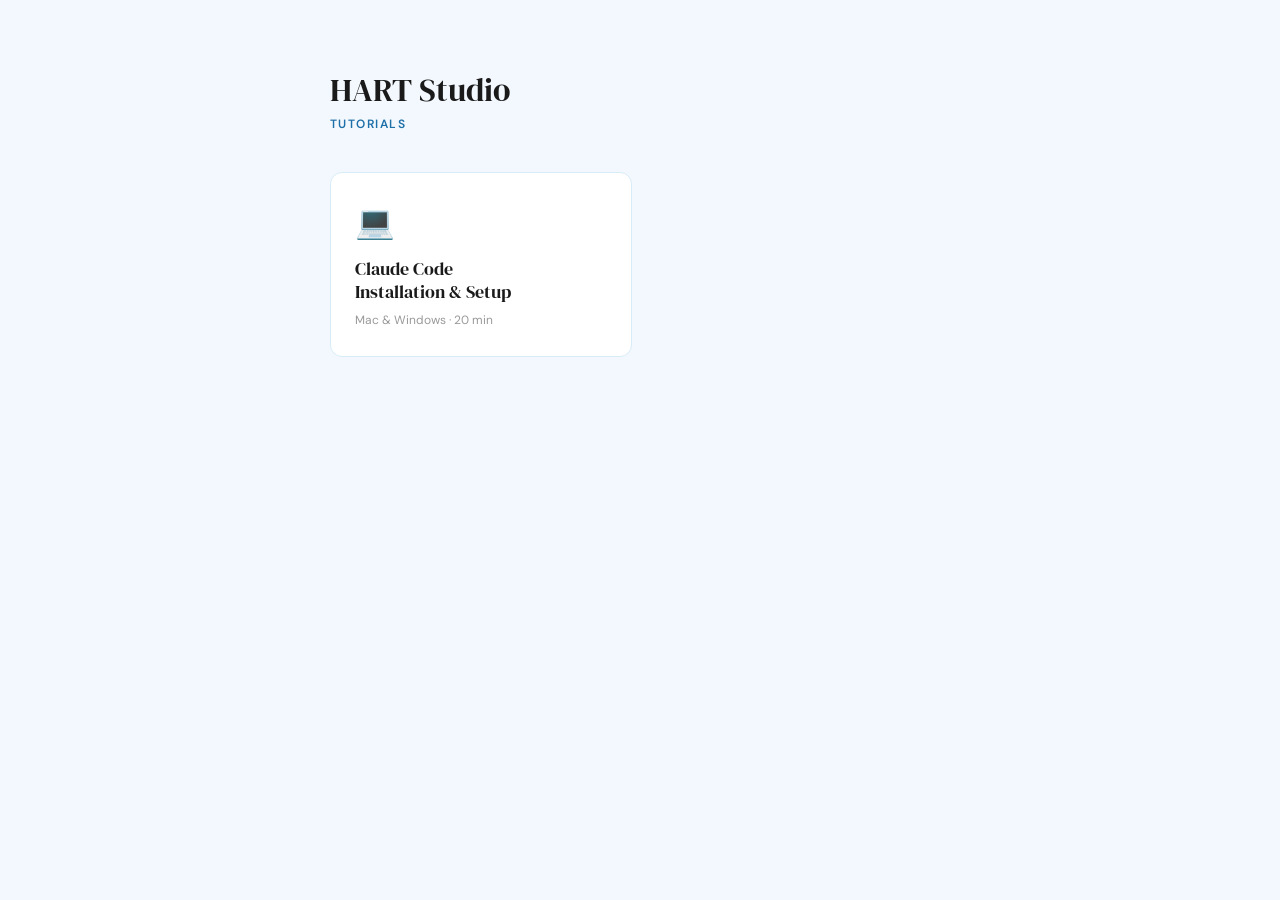
<file: index.html>
<!DOCTYPE html>
<html lang="en">
<head>
<meta charset="UTF-8">
<meta name="viewport" content="width=device-width, initial-scale=1.0">
<title>The HART Studio Tutorials</title>
<link href="https://fonts.googleapis.com/css2?family=DM+Serif+Display&family=DM+Sans:wght@400;600&display=swap" rel="stylesheet">
<link rel="stylesheet" href="assets/style.css">
</head>
<body>
<div class="main" style="justify-content:flex-start;padding-top:60px;">
<div class="slide active" id="slide-home">
  <div class="home-page">
    <div class="home-logo">HART Studio</div>
    <div class="home-tagline">Tutorials</div>
    <div class="home-grid">
      <div class="home-tile" onclick="window.location.href='claude-code-install/'">
        <div class="tile-icon">&#128187;</div>
        <div class="tile-title">Claude Code<br>Installation &amp; Setup</div>
        <div class="tile-sub">Mac &amp; Windows · 20 min</div>
      </div>
    </div>
  </div>
</div>
</div>
</body>
</html>
</file>
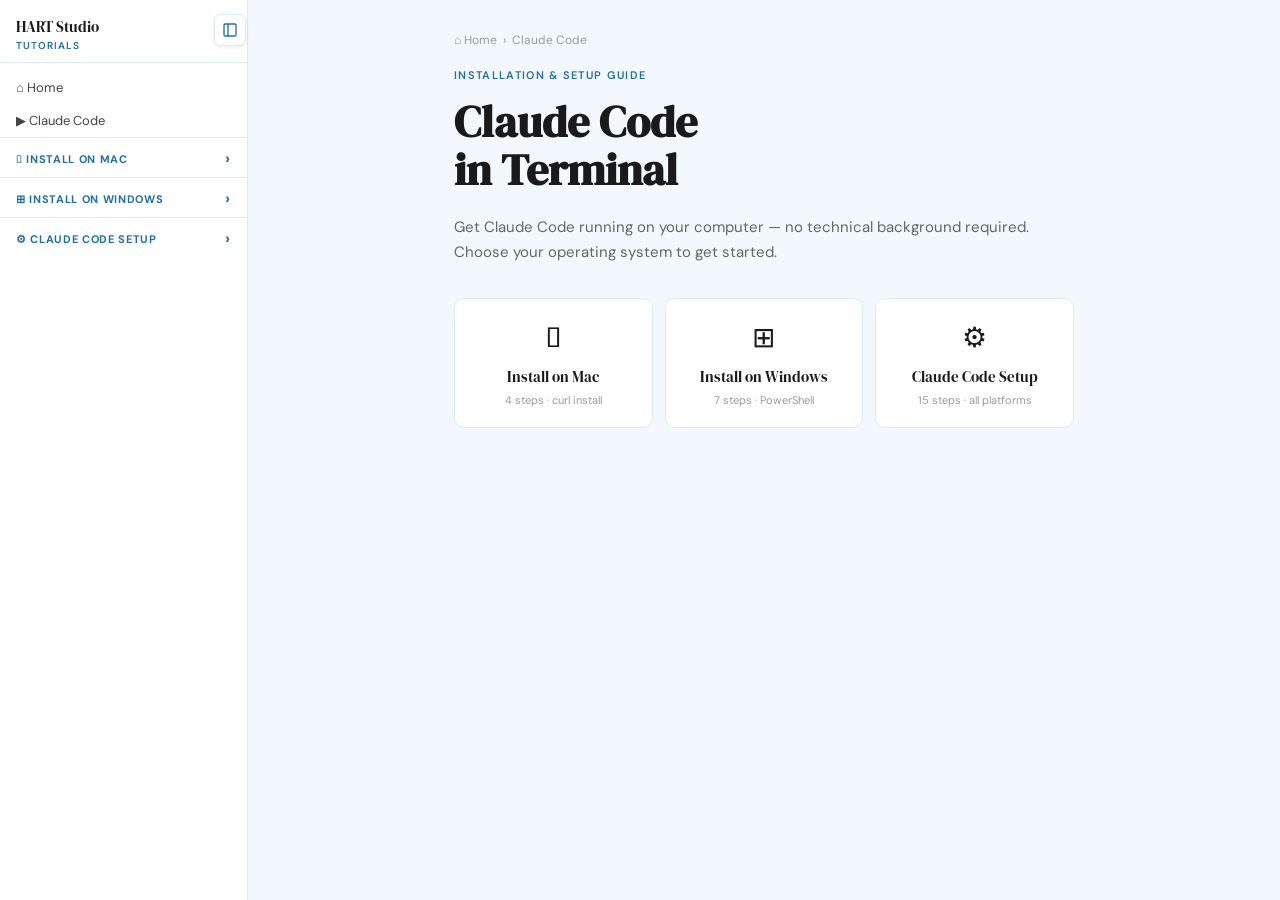
<file: claude-code-install/index.html>
<!DOCTYPE html>
<html lang="en"><head>
<meta charset="UTF-8">
<meta name="viewport" content="width=device-width, initial-scale=1.0">
<title>Claude Code Installation &amp; Setup — HART Studio Tutorials</title>
<link href="https://fonts.googleapis.com/css2?family=DM+Serif+Display&amp;family=DM+Sans:wght@400;600&amp;display=swap" rel="stylesheet">
<link rel="stylesheet" href="../assets/style.css">
</head>
<body class="">
<button class="toggle-btn open" onclick="toggleSidebar()"><svg viewBox="0 0 24 24" fill="none" stroke="currentColor" stroke-width="2"><rect x="3" y="3" width="18" height="18" rx="2"></rect><line x1="9" y1="3" x2="9" y2="21"></line></svg></button>
<nav class="sidebar">
  <div class="sidebar-header">
    <div class="sidebar-brand">HART Studio</div>
    <div class="sidebar-sub">Tutorials</div>
  </div>
  <ul class="toc-list"><li class="toc-home" onclick="window.location.href='../'">⌂ Home</li><li class="toc-hub" onclick="showSlide('hub')">▶ Claude Code</li><li class="toc-section" id="sec-mac" onclick="toggleSection('mac')">
          <span class="toc-section-label"> Install on Mac</span>
          <span class="toc-chevron" id="chev-mac">›</span>
        </li>
        <ul class="toc-sub-list" id="sub-mac"><li class="toc-sub-item" id="toc-mac-1" onclick="showSlide('mac-1')"><span class="toc-sub-num">1</span><span class="toc-sub-label">Open Terminal</span></li><li class="toc-sub-item" id="toc-mac-2" onclick="showSlide('mac-2')"><span class="toc-sub-num">2</span><span class="toc-sub-label">Run the install command</span></li><li class="toc-sub-item" id="toc-mac-3" onclick="showSlide('mac-3')"><span class="toc-sub-num">3</span><span class="toc-sub-label">Confirm the install</span></li><li class="toc-sub-item" id="toc-mac-4" onclick="showSlide('mac-4')"><span class="toc-sub-num">4</span><span class="toc-sub-label">Fix the PATH (if needed)</span></li></ul><li class="toc-section" id="sec-win" onclick="toggleSection('win')">
          <span class="toc-section-label">⊞ Install on Windows</span>
          <span class="toc-chevron" id="chev-win">›</span>
        </li>
        <ul class="toc-sub-list" id="sub-win"><li class="toc-sub-item" id="toc-win-1" onclick="showSlide('win-1')"><span class="toc-sub-num">1</span><span class="toc-sub-label">Open PowerShell</span></li><li class="toc-sub-item" id="toc-win-2" onclick="showSlide('win-2')"><span class="toc-sub-num">2</span><span class="toc-sub-label">Run the install command</span></li><li class="toc-sub-item" id="toc-win-3" onclick="showSlide('win-3')"><span class="toc-sub-num">3</span><span class="toc-sub-label">Confirm the install</span></li><li class="toc-sub-item" id="toc-win-4" onclick="showSlide('win-4')"><span class="toc-sub-num">4</span><span class="toc-sub-label">Check if claude works</span></li><li class="toc-sub-item" id="toc-win-5" onclick="showSlide('win-5')"><span class="toc-sub-num">5</span><span class="toc-sub-label">Open PowerShell as Administrator</span></li><li class="toc-sub-item" id="toc-win-6" onclick="showSlide('win-6')"><span class="toc-sub-num">6</span><span class="toc-sub-label">Fix the PATH</span></li><li class="toc-sub-item" id="toc-win-7" onclick="showSlide('win-7')"><span class="toc-sub-num">7</span><span class="toc-sub-label">Confirm the PATH fix</span></li></ul><li class="toc-section" id="sec-setup" onclick="toggleSection('setup')">
          <span class="toc-section-label">⚙ Claude Code Setup</span>
          <span class="toc-chevron" id="chev-setup">›</span>
        </li>
        <ul class="toc-sub-list" id="sub-setup"><li class="toc-sub-item" id="toc-setup-1" onclick="showSlide('setup-1')"><span class="toc-sub-num">1</span><span class="toc-sub-label">Launch Claude Code</span></li><li class="toc-sub-item" id="toc-setup-2" onclick="showSlide('setup-2')"><span class="toc-sub-num">2</span><span class="toc-sub-label">Authorize in your browser</span></li><li class="toc-sub-item" id="toc-setup-3" onclick="showSlide('setup-3')"><span class="toc-sub-num">3</span><span class="toc-sub-label">Allow network access</span></li><li class="toc-sub-item" id="toc-setup-4" onclick="showSlide('setup-4')"><span class="toc-sub-num">4</span><span class="toc-sub-label">Login confirmed in browser</span></li><li class="toc-sub-item" id="toc-setup-5" onclick="showSlide('setup-5')"><span class="toc-sub-num">5</span><span class="toc-sub-label">Login confirmed in terminal</span></li><li class="toc-sub-item" id="toc-setup-6" onclick="showSlide('setup-6')"><span class="toc-sub-num">6</span><span class="toc-sub-label">Read the security notes</span></li><li class="toc-sub-item" id="toc-setup-7" onclick="showSlide('setup-7')"><span class="toc-sub-num">7</span><span class="toc-sub-label">Choose your theme</span></li><li class="toc-sub-item" id="toc-setup-8" onclick="showSlide('setup-8')"><span class="toc-sub-num">8</span><span class="toc-sub-label">Light mode option</span></li><li class="toc-sub-item" id="toc-setup-9" onclick="showSlide('setup-9')"><span class="toc-sub-num">9</span><span class="toc-sub-label">Terminal setup</span></li><li class="toc-sub-item" id="toc-setup-10" onclick="showSlide('setup-10')"><span class="toc-sub-num">10</span><span class="toc-sub-label">Trust this folder</span></li><li class="toc-sub-item" id="toc-setup-11" onclick="showSlide('setup-11')"><span class="toc-sub-num">11</span><span class="toc-sub-label">Fullscreen renderer</span></li><li class="toc-sub-item" id="toc-setup-12" onclick="showSlide('setup-12')"><span class="toc-sub-num">12</span><span class="toc-sub-label">Permission popups</span></li><li class="toc-sub-item" id="toc-setup-13" onclick="showSlide('setup-13')"><span class="toc-sub-num">13</span><span class="toc-sub-label">The main interface</span></li><li class="toc-sub-item" id="toc-setup-14" onclick="showSlide('setup-14')"><span class="toc-sub-num">14</span><span class="toc-sub-label">Claude is thinking</span></li><li class="toc-sub-item" id="toc-setup-15" onclick="showSlide('setup-15')"><span class="toc-sub-num">15</span><span class="toc-sub-label">Claude responds — you are ready!</span></li></ul></ul>
</nav>
<div class="main">
<div class="slide active" id="slide-hub">
  <div class="title-slide">
    <div class="breadcrumb" onclick="window.location.href='../'">⌂ Home &nbsp;›&nbsp; Claude Code</div>
    <div class="title-eyebrow" spellcheck="false">Installation &amp; Setup Guide</div>
    <h1 class="title-h1" spellcheck="false">Claude Code<br>in Terminal</h1>
    <p class="title-sub" spellcheck="false">Get Claude Code running on your computer — no technical background required. Choose your operating system to get started.</p>
    <div class="hub-btns">
      <div class="hub-btn" onclick="showSlide('mac-1')">
        <div class="hub-btn-icon"></div>
        <div class="hub-btn-title" spellcheck="false">Install on Mac</div>
        <div class="hub-btn-sub" spellcheck="false">4 steps · curl install</div>
      </div>
      <div class="hub-btn" onclick="showSlide('win-1')">
        <div class="hub-btn-icon">⊞</div>
        <div class="hub-btn-title" spellcheck="false">Install on Windows</div>
        <div class="hub-btn-sub" spellcheck="false">7 steps · PowerShell</div>
      </div>
      <div class="hub-btn" onclick="showSlide('setup-1')">
        <div class="hub-btn-icon">⚙</div>
        <div class="hub-btn-title" spellcheck="false">Claude Code Setup</div>
        <div class="hub-btn-sub" spellcheck="false">15 steps · all platforms</div>
      </div>
    </div>
  </div>
</div><div class="slide" id="slide-mac-1">
  <div class="eyebrow" spellcheck="false"> Install on Mac &nbsp;·&nbsp; Step 1 of 4</div>
  <h2 spellcheck="false">Open Terminal</h2>
  <hr>
  <img class="screenshot" src="../assets/images/mac-1.png" alt=""><p spellcheck="false">Press <strong>⌘ + Space</strong> to open Spotlight, type <em>Terminal</em>, and press Enter. It appears at the top of results with a black icon.</p><div class="callout" spellcheck="false">If you see iTerm in the list, that also works — it is just an alternative Terminal app.</div>
  
  <div class="nav"><button class="ghost" onclick="showSlide('hub')">← Back</button><button class="primary" onclick="showSlide('mac-2')">Next →</button><span class="progress">1 / 4</span></div>
</div><div class="slide" id="slide-mac-2">
  <div class="eyebrow" spellcheck="false"> Install on Mac &nbsp;·&nbsp; Step 2 of 4</div>
  <h2 spellcheck="false">Run the install command</h2>
  <hr>
  <img class="screenshot" src="../assets/images/mac-2.png" alt=""><p spellcheck="false">Copy and paste the command below into Terminal and press <strong>Enter</strong>. This downloads and installs Claude Code in one step.</p><div class="copy-block"><code>curl -fsSL https://claude.ai/install.sh | bash</code><button class="copy-btn" onclick="copyText(this,`curl -fsSL https://claude.ai/install.sh | bash`)">Copy</button></div><div class="callout" spellcheck="false">Think of this like clicking Download on a website, except through Terminal instead of a browser.</div>
  
  <div class="nav"><button class="ghost" onclick="showSlide('mac-1')">← Back</button><button class="primary" onclick="showSlide('mac-3')">Next →</button><span class="progress">2 / 4</span></div>
</div><div class="slide" id="slide-mac-3">
  <div class="eyebrow" spellcheck="false"> Install on Mac &nbsp;·&nbsp; Step 3 of 4</div>
  <h2 spellcheck="false">Confirm the install</h2>
  <hr>
  <img class="screenshot" src="../assets/images/mac-3.png" alt=""><p spellcheck="false">You will see <strong>Claude Code successfully installed!</strong> in green. You may also see a yellow PATH warning — if so, go to the next step.</p><div class="callout" spellcheck="false">If you did not see the warning, skip the next step. You're all good.</div>
  
  <div class="nav"><button class="ghost" onclick="showSlide('mac-2')">← Back</button><button class="primary" onclick="showSlide('mac-4')">Next →</button><span class="progress">3 / 4</span></div>
</div><div class="slide" id="slide-mac-4">
  <div class="eyebrow" spellcheck="false"> Install on Mac &nbsp;·&nbsp; Step 4 of 4</div>
  <h2 spellcheck="false">Fix the PATH (if needed)</h2>
  <hr>
  <img class="screenshot" src="../assets/images/mac-4.png" alt=""><p spellcheck="false">If you saw the PATH warning, that means your computer doesn't know where to find Claude Code. The command below adds Claude Code's path to its internal list. Paste this command into Terminal and press Enter. It runs silently. If you don't get any output, it means it worked.</p><div class="copy-block"><code>echo 'export PATH="$HOME/.local/bin:$PATH"' &gt;&gt; ~/.zshrc &amp;&amp; source ~/.zshrc</code><button class="copy-btn" onclick="copyText(this,`echo \'export PATH=" $home="" .local="" bin:$path"\'="">&gt; ~/.zshrc &amp;&amp; source ~/.zshrc`)"&gt;Copy</button></div><div class="callout" spellcheck="false">After running that, open a new Terminal window before continuing.</div>
  <div class="section-btns"><button class="section-btn" onclick="showSlide('win-1')">⊞ Windows Install</button><button class="section-btn" onclick="showSlide('setup-1')">⚙ Claude Code Setup</button></div>
  <div class="nav"><button class="ghost" onclick="showSlide('mac-3')">← Back</button><span class="progress">4 / 4</span></div>
</div><div class="slide" id="slide-win-1">
  <div class="eyebrow" spellcheck="false">⊞ Install on Windows &nbsp;·&nbsp; Step 1 of 7</div>
  <h2 spellcheck="false">Open PowerShell</h2>
  <hr>
  <div class="win-start-search">
  <div class="win-search-bar">🔍&nbsp; powershell</div>
  <div class="win-search-results">
    <div class="win-search-header">Best match</div>
    <div class="win-search-item">
      <div class="win-search-icon">🖥</div>
      <div><div class="win-search-name">Windows PowerShell</div><div class="win-search-sub">App</div></div>
      <div class="win-search-actions">
        <div class="win-action-item">Open</div>
        <div class="win-action-item">Run as administrator</div>
      </div>
    </div>
  </div>
</div><p spellcheck="false">Press the <strong>Windows key</strong>, type <em>PowerShell</em>, and press Enter to open a regular PowerShell window. Do not Run as Administrator.</p><div class="callout" spellcheck="false">Caution: Be careful about running Claude Code in an instance with administrator privileges. This gives Claude Code more access to your machine than you may want. Use a regular instance instead.</div>
  
  <div class="nav"><button class="ghost" onclick="showSlide('hub')">← Back</button><button class="primary" onclick="showSlide('win-2')">Next →</button><span class="progress">1 / 7</span></div>
</div><div class="slide" id="slide-win-2">
  <div class="eyebrow" spellcheck="false">⊞ Install on Windows &nbsp;·&nbsp; Step 2 of 7</div>
  <h2 spellcheck="false">Run the install command</h2>
  <hr>
  <div class="win-terminal"><div class="win-titlebar"><span class="win-title">Windows PowerShell</span><span class="win-controls">─ □ ✕</span></div><div class="win-body"><div style="color:#fff"><span style="color:#5fd5f9">PS</span> <span style="color:#fff">C:\Users\YourName&gt;</span> <span style="color:#fff">curl -fsSL https://claude.ai/install.cmd -o install.cmd &amp;&amp; install.cmd</span></div><div style="color:#fff">&nbsp;</div><div style="color:#ccc">Setting up Claude Code...</div><div style="color:#fff">&nbsp;</div><div style="color:#4ec94e">✓ Claude Code successfully installed!</div><div style="color:#fff">&nbsp;</div><div style="color:#ccc">Version: <span style="color:#f97316">2.1.177</span></div><div style="color:#fff">&nbsp;</div><div style="color:#fff">△ <span style="color:#f97316">Setup notes:</span></div><div style="color:#ccc">&nbsp;&nbsp;• C:\Users\YourName\.local\bin is not in your PATH.</div><div style="color:#ccc">&nbsp;&nbsp;&nbsp;&nbsp;Add it via: System Properties → Environment Variables → Edit User PATH</div><div style="color:#fff">&nbsp;</div><div style="color:#ccc">✅ Installation complete!</div><div style="color:#fff"><span style="color:#5fd5f9">PS</span> <span style="color:#fff">C:\Users\YourName&gt;</span> <span style="color:#fff"></span></div></div></div><p spellcheck="false">Copy and paste the command below into PowerShell and press <strong>Enter</strong>.</p><div class="copy-block"><code>curl -fsSL https://claude.ai/install.cmd -o install.cmd &amp;&amp; install.cmd</code><button class="copy-btn" onclick="copyText(this,`curl -fsSL https://claude.ai/install.cmd -o install.cmd &amp;&amp; install.cmd`)">Copy</button></div><div class="callout" spellcheck="false">Think of this like clicking Download on a website, except through PowerShell instead of a browser.</div>
  
  <div class="nav"><button class="ghost" onclick="showSlide('win-1')">← Back</button><button class="primary" onclick="showSlide('win-3')">Next →</button><span class="progress">2 / 7</span></div>
</div><div class="slide" id="slide-win-3">
  <div class="eyebrow" spellcheck="false">⊞ Install on Windows &nbsp;·&nbsp; Step 3 of 7</div>
  <h2 spellcheck="false">Confirm the install</h2>
  <hr>
  <div class="win-terminal"><div class="win-titlebar"><span class="win-title">Windows PowerShell</span><span class="win-controls">─ □ ✕</span></div><div class="win-body"><div style="color:#fff"><span style="color:#5fd5f9">PS</span> <span style="color:#fff">C:\Users\YourName&gt;</span> <span style="color:#fff">curl -fsSL https://claude.ai/install.cmd -o install.cmd &amp;&amp; install.cmd</span></div><div style="color:#fff">&nbsp;</div><div style="color:#ccc">Setting up Claude Code...</div><div style="color:#fff">&nbsp;</div><div style="color:#4ec94e">✓ Claude Code successfully installed!</div><div style="color:#fff">&nbsp;</div><div style="color:#ccc">Version: <span style="color:#f97316">2.1.177</span></div><div style="color:#fff">&nbsp;</div><div style="color:#fff">△ <span style="color:#f97316">Setup notes:</span></div><div style="color:#ccc">&nbsp;&nbsp;• C:\Users\YourName\.local\bin is not in your PATH.</div><div style="color:#ccc">&nbsp;&nbsp;&nbsp;&nbsp;Add it via: System Properties → Environment Variables → Edit User PATH</div><div style="color:#fff">&nbsp;</div><div style="color:#ccc">✅ Installation complete!</div><div style="color:#fff"><span style="color:#5fd5f9">PS</span> <span style="color:#fff">C:\Users\YourName&gt;</span> <span style="color:#fff"></span></div></div></div><p spellcheck="false">You will see <strong>Claude Code successfully installed!</strong> You may also see a PATH warning — if so, continue to the next step.</p><div class="callout" spellcheck="false">The PATH error is very common on Windows. The next slides walk you through the fix.</div>
  
  <div class="nav"><button class="ghost" onclick="showSlide('win-2')">← Back</button><button class="primary" onclick="showSlide('win-4')">Next →</button><span class="progress">3 / 7</span></div>
</div><div class="slide" id="slide-win-4">
  <div class="eyebrow" spellcheck="false">⊞ Install on Windows &nbsp;·&nbsp; Step 4 of 7</div>
  <h2 spellcheck="false">Check if claude works</h2>
  <hr>
  <div class="win-terminal"><div class="win-titlebar"><span class="win-title">Windows PowerShell</span><span class="win-controls">─ □ ✕</span></div><div class="win-body"><div style="color:#fff"><span style="color:#5fd5f9">PS</span> <span style="color:#fff">C:\Users\YourName&gt;</span> <span style="color:#fff">claude</span></div><div style="color:#fff">&nbsp;</div><div style="color:#f87171">claude : The term 'claude' is not recognized as the name of a cmdlet,</div><div style="color:#f87171">function, script file, or operable program.</div><div style="color:#f97316">At line:1 char:1</div><div style="color:#f97316">+ claude</div><div style="color:#fff"><span style="color:#5fd5f9">PS</span> <span style="color:#fff">C:\Users\YourName&gt;</span> <span style="color:#fff"></span></div></div></div><p spellcheck="false">Open a new PowerShell window and type <code class="inline" spellcheck="false">claude</code>. If you see an error like this, your PATH is not set yet and needs to be fixed. Continue to the next step.</p><div class="callout" spellcheck="false">If claude launched successfully, skip ahead to the Claude Code Setup section.</div>
  
  <div class="nav"><button class="ghost" onclick="showSlide('win-3')">← Back</button><button class="primary" onclick="showSlide('win-5')">Next →</button><span class="progress">4 / 7</span></div>
</div><div class="slide" id="slide-win-5">
  <div class="eyebrow" spellcheck="false">⊞ Install on Windows &nbsp;·&nbsp; Step 5 of 7</div>
  <h2 spellcheck="false">Open PowerShell as Administrator</h2>
  <hr>
  <div class="win-terminal"><div class="win-titlebar"><span class="win-title">Windows PowerShell (Administrator)</span><span class="win-controls">─ □ ✕</span></div><div class="win-body"><div style="color:#5fd5f9">Windows PowerShell</div><div style="color:#aaa">Copyright (C) Microsoft Corporation. All rights reserved.</div><div style="color:#fff">&nbsp;</div><div style="color:#fff"><span style="color:#5fd5f9">PS</span> <span style="color:#fff">C:\Users\YourName&gt;</span> <span style="color:#fff">[Environment]::SetEnvironmentVariable('Path', $env:Path + ';C:\Users\YourName\.local\bin', 'User')</span></div><div style="color:#fff">&nbsp;</div><div style="color:#fff"><span style="color:#5fd5f9">PS</span> <span style="color:#fff">C:\Users\YourName&gt;</span> <span style="color:#fff"></span></div></div></div><p spellcheck="false">Open PowerShell as Administrator: press the Windows key, type <em>PowerShell</em>, then <strong>right-click</strong> and choose <strong>Run as administrator</strong>. Click Yes when Windows asks for permission.</p><div class="callout" spellcheck="false">This elevated window is only needed to fix the PATH. Once done you will close it and never need it again for Claude Code.</div>
  
  <div class="nav"><button class="ghost" onclick="showSlide('win-4')">← Back</button><button class="primary" onclick="showSlide('win-6')">Next →</button><span class="progress">5 / 7</span></div>
</div><div class="slide" id="slide-win-6">
  <div class="eyebrow" spellcheck="false">⊞ Install on Windows &nbsp;·&nbsp; Step 6 of 7</div>
  <h2 spellcheck="false">Fix the PATH</h2>
  <hr>
  <div class="win-terminal"><div class="win-titlebar"><span class="win-title">Windows PowerShell (Administrator)</span><span class="win-controls">─ □ ✕</span></div><div class="win-body"><div style="color:#5fd5f9">Windows PowerShell</div><div style="color:#aaa">Copyright (C) Microsoft Corporation. All rights reserved.</div><div style="color:#fff">&nbsp;</div><div style="color:#fff"><span style="color:#5fd5f9">PS</span> <span style="color:#fff">C:\Users\YourName&gt;</span> <span style="color:#fff">[Environment]::SetEnvironmentVariable('Path', $env:Path + ';C:\Users\YourName\.local\bin', 'User')</span></div><div style="color:#fff">&nbsp;</div><div style="color:#fff"><span style="color:#5fd5f9">PS</span> <span style="color:#fff">C:\Users\YourName&gt;</span> <span style="color:#fff"></span></div></div></div><p spellcheck="false">Do not run claude in the Administrator PowerShell. In the Administrator PowerShell, paste this command and press Enter. Replace <strong>YourName</strong> with your actual Windows username.</p><div class="copy-block"><code>[Environment]::SetEnvironmentVariable('Path', $env:Path + ';C:\Users\YourName\.local\bin', 'User')</code><button class="copy-btn" onclick="copyText(this,`[Environment]::SetEnvironmentVariable(\'Path\', $env:Path + \';C:\\Users\\YourName\\.local\\bin\', \'User\')`)">Copy</button></div><div class="callout" spellcheck="false">The command runs silently. No output means it worked. Close this Administrator window when done, then open a regular PowerShell to continue.</div>
  
  <div class="nav"><button class="ghost" onclick="showSlide('win-5')">← Back</button><button class="primary" onclick="showSlide('win-7')">Next →</button><span class="progress">6 / 7</span></div>
</div><div class="slide" id="slide-win-7">
  <div class="eyebrow" spellcheck="false">⊞ Install on Windows &nbsp;·&nbsp; Step 7 of 7</div>
  <h2 spellcheck="false">Confirm the PATH fix</h2>
  <hr>
  <div class="win-dialog">
  <div class="win-dialog-title">Environment Variables</div>
  <div class="win-dialog-body">
    <div class="win-section-label">User variables for YourName</div>
    <div class="win-listbox">
      <div class="win-listitem">OneDrive &nbsp;&nbsp; C:\Users\YourName\OneDrive</div>
      <div class="win-listitem selected">PATH &nbsp;&nbsp;&nbsp;&nbsp;&nbsp;&nbsp; ...;C:\Users\YourName\.local\bin ✎</div>
      <div class="win-listitem">TEMP &nbsp;&nbsp;&nbsp;&nbsp;&nbsp;&nbsp; C:\Users\YourName\AppData\Local\Temp</div>
    </div>
    <div class="win-btn-row"><div class="win-btn">New</div><div class="win-btn win-btn-primary">Edit</div><div class="win-btn">Delete</div></div>
    <div class="win-btn-row" style="margin-top:14px;justify-content:flex-end"><div class="win-btn win-btn-primary">OK</div><div class="win-btn">Cancel</div></div>
  </div>
</div><p spellcheck="false">If you want to verify it worked, search for <em>Environment Variables</em> in the Start menu, open it, and look for your PATH entry under User variables. You should see the <code class="inline" spellcheck="false">.local\bin</code> path added at the end.</p><div class="callout" spellcheck="false">You can also just open a new regular PowerShell and type claude — if it launches, you are good.</div>
  <div class="section-btns"><button class="section-btn" onclick="showSlide('mac-1')"> Mac Install</button><button class="section-btn" onclick="showSlide('setup-1')">⚙ Claude Code Setup</button></div>
  <div class="nav"><button class="ghost" onclick="showSlide('win-6')">← Back</button><span class="progress">7 / 7</span></div>
</div><div class="slide" id="slide-setup-1">
  <div class="eyebrow" spellcheck="false">⚙ Claude Code Setup &nbsp;·&nbsp; Step 1 of 15</div>
  <h2 spellcheck="false">Launch Claude Code</h2>
  <hr>
  <img class="screenshot" src="../assets/images/setup-1.png" alt=""><p spellcheck="false">Type <code class="inline" spellcheck="false">claude</code> in your terminal and press Enter. Claude Code will start and ask how you want to log in.</p><p spellcheck="false">Choose <strong>Option 1: Claude account with subscription</strong> to connect to your existing claude.ai account.</p><div class="callout" spellcheck="false">If you have a Pro, Max, Team, or Enterprise Claude subscription, option 1 is the right choice.</div>
  
  <div class="nav"><button class="ghost" onclick="showSlide('hub')">← Back</button><button class="primary" onclick="showSlide('setup-2')">Next →</button><span class="progress">1 / 15</span></div>
</div><div class="slide" id="slide-setup-2">
  <div class="eyebrow" spellcheck="false">⚙ Claude Code Setup &nbsp;·&nbsp; Step 2 of 15</div>
  <h2 spellcheck="false">Authorize in your browser</h2>
  <hr>
  <img class="screenshot" src="../assets/images/setup-2.png" alt=""><p spellcheck="false">A browser window will open asking you to authorize Claude Code. This is the same kind of permission screen you see when logging in with Google. Click <strong>Authorize</strong>.</p><div class="callout" spellcheck="false">This is safe — you are just linking your existing Claude account to the Terminal version.</div>
  
  <div class="nav"><button class="ghost" onclick="showSlide('setup-1')">← Back</button><button class="primary" onclick="showSlide('setup-3')">Next →</button><span class="progress">2 / 15</span></div>
</div><div class="slide" id="slide-setup-3">
  <div class="eyebrow" spellcheck="false">⚙ Claude Code Setup &nbsp;·&nbsp; Step 3 of 15</div>
  <h2 spellcheck="false">Allow network access</h2>
  <hr>
  <img class="screenshot" src="../assets/images/setup-3.png" alt=""><p spellcheck="false">Your computer may show a security dialog asking if your terminal can access the network. Click <strong>Allow</strong>. Claude Code needs this to communicate with Anthropic.</p><div class="callout" spellcheck="false">On Windows this may look different but works the same way.</div>
  
  <div class="nav"><button class="ghost" onclick="showSlide('setup-2')">← Back</button><button class="primary" onclick="showSlide('setup-4')">Next →</button><span class="progress">3 / 15</span></div>
</div><div class="slide" id="slide-setup-4">
  <div class="eyebrow" spellcheck="false">⚙ Claude Code Setup &nbsp;·&nbsp; Step 4 of 15</div>
  <h2 spellcheck="false">Login confirmed in browser</h2>
  <hr>
  <img class="screenshot" src="../assets/images/setup-4.png" alt=""><p spellcheck="false">You will see this page in your browser. It means the login worked. Close that tab and go back to your terminal.</p>
  
  <div class="nav"><button class="ghost" onclick="showSlide('setup-3')">← Back</button><button class="primary" onclick="showSlide('setup-5')">Next →</button><span class="progress">4 / 15</span></div>
</div><div class="slide" id="slide-setup-5">
  <div class="eyebrow" spellcheck="false">⚙ Claude Code Setup &nbsp;·&nbsp; Step 5 of 15</div>
  <h2 spellcheck="false">Login confirmed in terminal</h2>
  <hr>
  <img class="screenshot" src="../assets/images/setup-5.png" alt=""><p spellcheck="false">Back in your terminal, you will see your email address with <strong>Login successful.</strong> Press <strong>Enter</strong> to continue.</p>
  
  <div class="nav"><button class="ghost" onclick="showSlide('setup-4')">← Back</button><button class="primary" onclick="showSlide('setup-6')">Next →</button><span class="progress">5 / 15</span></div>
</div><div class="slide" id="slide-setup-6">
  <div class="eyebrow" spellcheck="false">⚙ Claude Code Setup &nbsp;·&nbsp; Step 6 of 15</div>
  <h2 spellcheck="false">Read the security notes</h2>
  <hr>
  <img class="screenshot" src="../assets/images/setup-6.png" alt=""><p spellcheck="false">Claude Code shows two reminders:</p><p spellcheck="false"><strong>1. Claude can make mistakes.</strong> Always review what it does, especially when it touches files.</p><p spellcheck="false"><strong>2. Only use it with code you trust.</strong> Do not point it at unknown files from the internet.</p><p spellcheck="false">Press <strong>Enter</strong> to continue.</p>
  
  <div class="nav"><button class="ghost" onclick="showSlide('setup-5')">← Back</button><button class="primary" onclick="showSlide('setup-7')">Next →</button><span class="progress">6 / 15</span></div>
</div><div class="slide" id="slide-setup-7">
  <div class="eyebrow" spellcheck="false">⚙ Claude Code Setup &nbsp;·&nbsp; Step 7 of 15</div>
  <h2 spellcheck="false">Choose your theme</h2>
  <hr>
  <img class="screenshot" src="../assets/images/setup-7.png" alt=""><p spellcheck="false">Claude Code asks you to pick a visual theme. Use your <strong>arrow keys</strong> to scroll. The preview at the bottom updates as you go.</p><p spellcheck="false"><br></p><div class="callout" spellcheck="false">You can change your theme any time by typing /theme inside Claude Code.</div>
  
  <div class="nav"><button class="ghost" onclick="showSlide('setup-6')">← Back</button><button class="primary" onclick="showSlide('setup-8')">Next →</button><span class="progress">7 / 15</span></div>
</div><div class="slide" id="slide-setup-8">
  <div class="eyebrow" spellcheck="false">⚙ Claude Code Setup &nbsp;·&nbsp; Step 8 of 15</div>
  <h2 spellcheck="false">Light mode option</h2>
  <hr>
  <img class="screenshot" src="../assets/images/setup-8.png" alt=""><p spellcheck="false">Here is Light mode — easier to read on a white or light terminal background. Pick whichever mode you prefer, and press Enter.</p><div class="callout" spellcheck="false">Dark mode = Monokai Extended. Light mode = GitHub syntax.</div>
  
  <div class="nav"><button class="ghost" onclick="showSlide('setup-7')">← Back</button><button class="primary" onclick="showSlide('setup-9')">Next →</button><span class="progress">8 / 15</span></div>
</div><div class="slide" id="slide-setup-9">
  <div class="eyebrow" spellcheck="false">⚙ Claude Code Setup &nbsp;·&nbsp; Step 9 of 15</div>
  <h2 spellcheck="false">Terminal setup</h2>
  <hr>
  <img class="screenshot" src="../assets/images/setup-9.png" alt=""><p spellcheck="false">Claude Code asks if you want recommended terminal settings. This enables <strong>Option+Enter for newlines</strong> and a visual bell. If you want to, choose <strong>Yes, use recommended settings</strong>.</p><div class="callout" spellcheck="false">You can change your settings with /terminal-setup.</div>
  
  <div class="nav"><button class="ghost" onclick="showSlide('setup-8')">← Back</button><button class="primary" onclick="showSlide('setup-10')">Next →</button><span class="progress">9 / 15</span></div>
</div><div class="slide" id="slide-setup-10">
  <div class="eyebrow" spellcheck="false">⚙ Claude Code Setup &nbsp;·&nbsp; Step 10 of 15</div>
  <h2 spellcheck="false">Trust this folder</h2>
  <hr>
  <img class="screenshot" src="../assets/images/setup-10.png" alt=""><p spellcheck="false">Claude Code asks if you trust the folder it is accessing. Make sure you know which folder you're in and that you trust Claude Code to make changes in it. If so, choose <strong>Yes, I trust this folder</strong> and press Enter.</p><div class="callout" spellcheck="false">If you ever launch Claude Code in an unfamiliar folder, it is fine to say No and exit.</div>
  
  <div class="nav"><button class="ghost" onclick="showSlide('setup-9')">← Back</button><button class="primary" onclick="showSlide('setup-11')">Next →</button><span class="progress">10 / 15</span></div>
</div><div class="slide" id="slide-setup-11">
  <div class="eyebrow" spellcheck="false">⚙ Claude Code Setup &nbsp;·&nbsp; Step 11 of 15</div>
  <h2 spellcheck="false">Fullscreen renderer</h2>
  <hr>
  <img class="screenshot" src="../assets/images/setup-11.png" alt=""><p spellcheck="false">Claude Code may ask if you want to try the new fullscreen renderer — smoother output, mouse support, and text auto-copies when selected. If you want to try it, click&nbsp;<strong>Yes, try it</strong>.</p>
  
  <div class="nav"><button class="ghost" onclick="showSlide('setup-10')">← Back</button><button class="primary" onclick="showSlide('setup-12')">Next →</button><span class="progress">11 / 15</span></div>
</div><div class="slide" id="slide-setup-12">
  <div class="eyebrow" spellcheck="false">⚙ Claude Code Setup &nbsp;·&nbsp; Step 12 of 15</div>
  <h2 spellcheck="false">Permission popups</h2>
  <hr>
  <p spellcheck="false">Your computer may show permission dialogs asking Claude Code to access different folders. Click <strong>Allow</strong> for anything you want it to work with. It is fine to click <strong>Don't Allow</strong> for anything you want to keep off-limits.</p><div class="callout" spellcheck="false">Photos has three options — unless you plan to work with your photo library, Don't Allow is fine.</div><div class="carousel" data-idx="3"><button class="carousel-btn" onclick="carouselMove(this.closest('.carousel'),-1)">‹</button><div class="carousel-frame"><img class="" src="../assets/images/setup-12-1.png" alt=""><img src="../assets/images/setup-12-2.png" alt="" class=""><img src="../assets/images/setup-12-3.png" alt="" class=""><img src="../assets/images/setup-12-4.png" alt="" class="active"><img src="../assets/images/setup-12-5.png" alt=""></div><button class="carousel-btn" onclick="carouselMove(this.closest('.carousel'),1)">›</button></div><div class="carousel-count">4 / 5</div>
  
  <div class="nav"><button class="ghost" onclick="showSlide('setup-11')">← Back</button><button class="primary" onclick="showSlide('setup-13')">Next →</button><span class="progress">12 / 15</span></div>
</div><div class="slide" id="slide-setup-13">
  <div class="eyebrow" spellcheck="false">⚙ Claude Code Setup &nbsp;·&nbsp; Step 13 of 15</div>
  <h2 spellcheck="false">The main interface</h2>
  <hr>
  <img class="screenshot" src="../assets/images/setup-13.png" alt=""><p spellcheck="false">You will land on the Claude Code home screen with your account info and a prompt at the bottom. The prompt is where you type. Try saying hi.</p><div class="callout" spellcheck="false">The left panel shows your account. The right panel shows tips and release notes.</div>
  
  <div class="nav"><button class="ghost" onclick="showSlide('setup-12')">← Back</button><button class="primary" onclick="showSlide('setup-14')">Next →</button><span class="progress">13 / 15</span></div>
</div><div class="slide" id="slide-setup-14">
  <div class="eyebrow" spellcheck="false">⚙ Claude Code Setup &nbsp;·&nbsp; Step 14 of 15</div>
  <h2 spellcheck="false">Claude is thinking</h2>
  <hr>
  <img class="screenshot" src="../assets/images/setup-14.png" alt=""><p spellcheck="false">After you send a message, you will see <strong>Thinking...</strong>&nbsp;(or other funny thinking words) while Claude Code processes. Press <strong>Esc</strong> at any time to stop.</p>
  
  <div class="nav"><button class="ghost" onclick="showSlide('setup-13')">← Back</button><button class="primary" onclick="showSlide('setup-15')">Next →</button><span class="progress">14 / 15</span></div>
</div><div class="slide" id="slide-setup-15">
  <div class="eyebrow" spellcheck="false">⚙ Claude Code Setup &nbsp;·&nbsp; Step 15 of 15</div>
  <h2 spellcheck="false">Claude responds — you are ready!</h2>
  <hr>
  <img class="screenshot" src="../assets/images/setup-15.png" alt=""><p spellcheck="false">Claude responds right in your terminal. You are now fully set up.</p><p spellcheck="false">From here you can ask it to help with files, write or review code, explain things, or work through any project.</p><div class="callout" spellcheck="false">Type ? to see available shortcuts, or just start asking Claude what you need.</div>
  <div class="section-btns"><button class="section-btn" onclick="showSlide('mac-1')"> Mac Install</button><button class="section-btn" onclick="showSlide('win-1')">⊞ Windows Install</button></div>
  <div class="nav"><button class="ghost" onclick="showSlide('setup-14')">← Back</button><span class="progress">15 / 15</span></div>
</div>
</div>
<script src="../assets/app.js"></script>

</body></html>
</file>
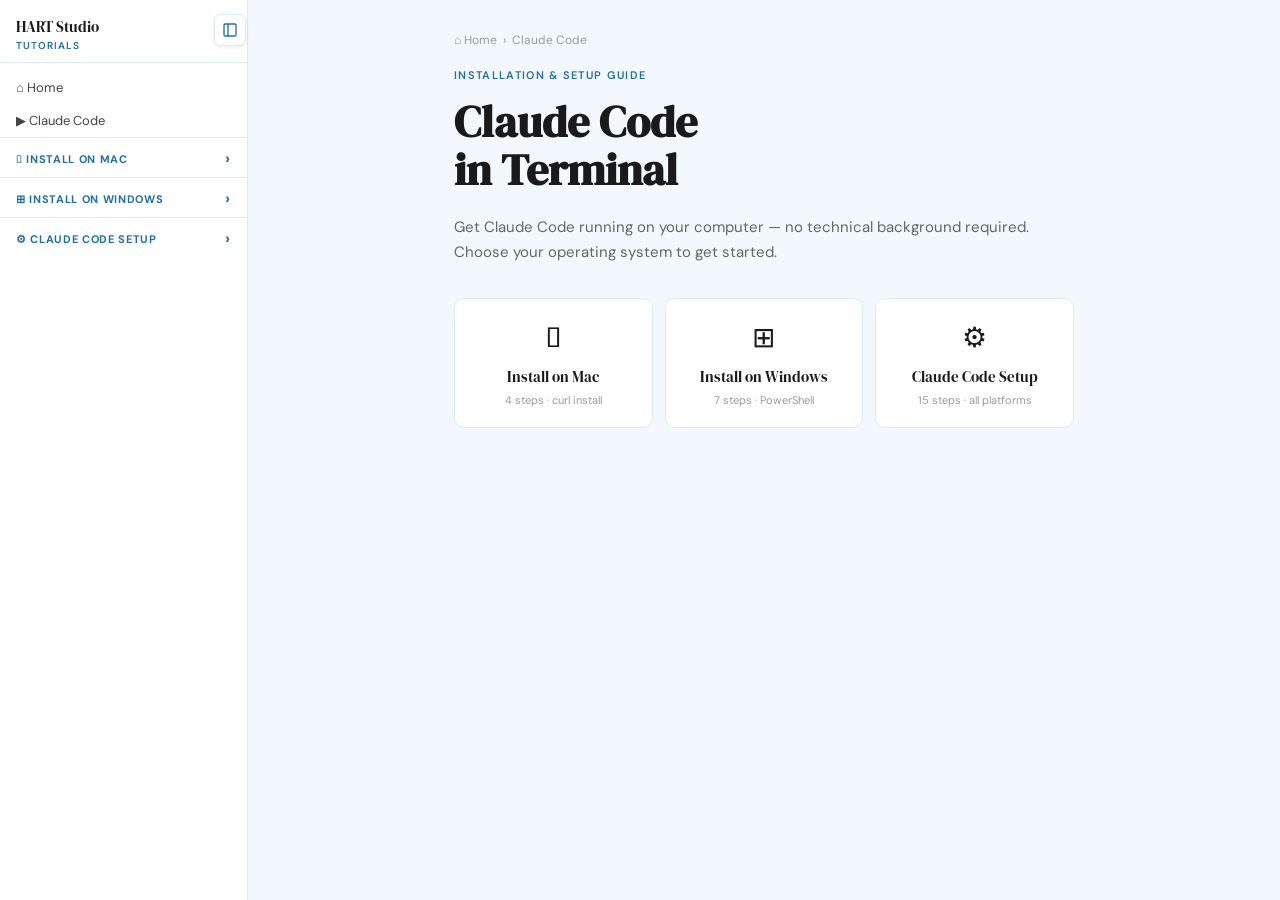
<file: tutorials/claude-code-install/index.html>
<!DOCTYPE html>
<html lang="en"><head>
<meta charset="UTF-8">
<meta name="viewport" content="width=device-width, initial-scale=1.0">
<title>Claude Code Installation &amp; Setup — HART Studio Tutorials</title>
<link href="https://fonts.googleapis.com/css2?family=DM+Serif+Display&amp;family=DM+Sans:wght@400;600&amp;display=swap" rel="stylesheet">
<link rel="stylesheet" href="../../assets/style.css">
</head>
<body class="">
<button class="toggle-btn open" onclick="toggleSidebar()"><svg viewBox="0 0 24 24" fill="none" stroke="currentColor" stroke-width="2"><rect x="3" y="3" width="18" height="18" rx="2"></rect><line x1="9" y1="3" x2="9" y2="21"></line></svg></button>
<nav class="sidebar">
  <div class="sidebar-header">
    <div class="sidebar-brand">HART Studio</div>
    <div class="sidebar-sub">Tutorials</div>
  </div>
  <ul class="toc-list"><li class="toc-home" onclick="window.location.href='../../'">⌂ Home</li><li class="toc-hub" onclick="showSlide('hub')">▶ Claude Code</li><li class="toc-section" id="sec-mac" onclick="toggleSection('mac')">
          <span class="toc-section-label"> Install on Mac</span>
          <span class="toc-chevron" id="chev-mac">›</span>
        </li>
        <ul class="toc-sub-list" id="sub-mac"><li class="toc-sub-item" id="toc-mac-1" onclick="showSlide('mac-1')"><span class="toc-sub-num">1</span><span class="toc-sub-label">Open Terminal</span></li><li class="toc-sub-item" id="toc-mac-2" onclick="showSlide('mac-2')"><span class="toc-sub-num">2</span><span class="toc-sub-label">Run the install command</span></li><li class="toc-sub-item" id="toc-mac-3" onclick="showSlide('mac-3')"><span class="toc-sub-num">3</span><span class="toc-sub-label">Confirm the install</span></li><li class="toc-sub-item" id="toc-mac-4" onclick="showSlide('mac-4')"><span class="toc-sub-num">4</span><span class="toc-sub-label">Fix the PATH (if needed)</span></li></ul><li class="toc-section" id="sec-win" onclick="toggleSection('win')">
          <span class="toc-section-label">⊞ Install on Windows</span>
          <span class="toc-chevron" id="chev-win">›</span>
        </li>
        <ul class="toc-sub-list" id="sub-win"><li class="toc-sub-item" id="toc-win-1" onclick="showSlide('win-1')"><span class="toc-sub-num">1</span><span class="toc-sub-label">Open PowerShell</span></li><li class="toc-sub-item" id="toc-win-2" onclick="showSlide('win-2')"><span class="toc-sub-num">2</span><span class="toc-sub-label">Run the install command</span></li><li class="toc-sub-item" id="toc-win-3" onclick="showSlide('win-3')"><span class="toc-sub-num">3</span><span class="toc-sub-label">Confirm the install</span></li><li class="toc-sub-item" id="toc-win-4" onclick="showSlide('win-4')"><span class="toc-sub-num">4</span><span class="toc-sub-label">Check if claude works</span></li><li class="toc-sub-item" id="toc-win-5" onclick="showSlide('win-5')"><span class="toc-sub-num">5</span><span class="toc-sub-label">Open PowerShell as Administrator</span></li><li class="toc-sub-item" id="toc-win-6" onclick="showSlide('win-6')"><span class="toc-sub-num">6</span><span class="toc-sub-label">Fix the PATH</span></li><li class="toc-sub-item" id="toc-win-7" onclick="showSlide('win-7')"><span class="toc-sub-num">7</span><span class="toc-sub-label">Confirm the PATH fix</span></li></ul><li class="toc-section" id="sec-setup" onclick="toggleSection('setup')">
          <span class="toc-section-label">⚙ Claude Code Setup</span>
          <span class="toc-chevron" id="chev-setup">›</span>
        </li>
        <ul class="toc-sub-list" id="sub-setup"><li class="toc-sub-item" id="toc-setup-1" onclick="showSlide('setup-1')"><span class="toc-sub-num">1</span><span class="toc-sub-label">Launch Claude Code</span></li><li class="toc-sub-item" id="toc-setup-2" onclick="showSlide('setup-2')"><span class="toc-sub-num">2</span><span class="toc-sub-label">Authorize in your browser</span></li><li class="toc-sub-item" id="toc-setup-3" onclick="showSlide('setup-3')"><span class="toc-sub-num">3</span><span class="toc-sub-label">Allow network access</span></li><li class="toc-sub-item" id="toc-setup-4" onclick="showSlide('setup-4')"><span class="toc-sub-num">4</span><span class="toc-sub-label">Login confirmed in browser</span></li><li class="toc-sub-item" id="toc-setup-5" onclick="showSlide('setup-5')"><span class="toc-sub-num">5</span><span class="toc-sub-label">Login confirmed in terminal</span></li><li class="toc-sub-item" id="toc-setup-6" onclick="showSlide('setup-6')"><span class="toc-sub-num">6</span><span class="toc-sub-label">Read the security notes</span></li><li class="toc-sub-item" id="toc-setup-7" onclick="showSlide('setup-7')"><span class="toc-sub-num">7</span><span class="toc-sub-label">Choose your theme</span></li><li class="toc-sub-item" id="toc-setup-8" onclick="showSlide('setup-8')"><span class="toc-sub-num">8</span><span class="toc-sub-label">Light mode option</span></li><li class="toc-sub-item" id="toc-setup-9" onclick="showSlide('setup-9')"><span class="toc-sub-num">9</span><span class="toc-sub-label">Terminal setup</span></li><li class="toc-sub-item" id="toc-setup-10" onclick="showSlide('setup-10')"><span class="toc-sub-num">10</span><span class="toc-sub-label">Trust this folder</span></li><li class="toc-sub-item" id="toc-setup-11" onclick="showSlide('setup-11')"><span class="toc-sub-num">11</span><span class="toc-sub-label">Fullscreen renderer</span></li><li class="toc-sub-item" id="toc-setup-12" onclick="showSlide('setup-12')"><span class="toc-sub-num">12</span><span class="toc-sub-label">Permission popups</span></li><li class="toc-sub-item" id="toc-setup-13" onclick="showSlide('setup-13')"><span class="toc-sub-num">13</span><span class="toc-sub-label">The main interface</span></li><li class="toc-sub-item" id="toc-setup-14" onclick="showSlide('setup-14')"><span class="toc-sub-num">14</span><span class="toc-sub-label">Claude is thinking</span></li><li class="toc-sub-item" id="toc-setup-15" onclick="showSlide('setup-15')"><span class="toc-sub-num">15</span><span class="toc-sub-label">Claude responds — you are ready!</span></li></ul></ul>
</nav>
<div class="main">
<div class="slide active" id="slide-hub">
  <div class="title-slide">
    <div class="breadcrumb" onclick="window.location.href='../../'">⌂ Home &nbsp;›&nbsp; Claude Code</div>
    <div class="title-eyebrow" spellcheck="false">Installation &amp; Setup Guide</div>
    <h1 class="title-h1" spellcheck="false">Claude Code<br>in Terminal</h1>
    <p class="title-sub" spellcheck="false">Get Claude Code running on your computer — no technical background required. Choose your operating system to get started.</p>
    <div class="hub-btns">
      <div class="hub-btn" onclick="showSlide('mac-1')">
        <div class="hub-btn-icon"></div>
        <div class="hub-btn-title" spellcheck="false">Install on Mac</div>
        <div class="hub-btn-sub" spellcheck="false">4 steps · curl install</div>
      </div>
      <div class="hub-btn" onclick="showSlide('win-1')">
        <div class="hub-btn-icon">⊞</div>
        <div class="hub-btn-title" spellcheck="false">Install on Windows</div>
        <div class="hub-btn-sub" spellcheck="false">7 steps · PowerShell</div>
      </div>
      <div class="hub-btn" onclick="showSlide('setup-1')">
        <div class="hub-btn-icon">⚙</div>
        <div class="hub-btn-title" spellcheck="false">Claude Code Setup</div>
        <div class="hub-btn-sub" spellcheck="false">15 steps · all platforms</div>
      </div>
    </div>
  </div>
</div><div class="slide" id="slide-mac-1">
  <div class="eyebrow" spellcheck="false"> Install on Mac &nbsp;·&nbsp; Step 1 of 4</div>
  <h2 spellcheck="false">Open Terminal</h2>
  <hr>
  <img class="screenshot" src="../../assets/images/mac-1.png" alt=""><p spellcheck="false">Press <strong>⌘ + Space</strong> to open Spotlight, type <em>Terminal</em>, and press Enter. It appears at the top of results with a black icon.</p><div class="callout" spellcheck="false">If you see iTerm in the list, that also works — it is just an alternative Terminal app.</div>
  
  <div class="nav"><button class="ghost" onclick="showSlide('hub')">← Back</button><button class="primary" onclick="showSlide('mac-2')">Next →</button><span class="progress">1 / 4</span></div>
</div><div class="slide" id="slide-mac-2">
  <div class="eyebrow" spellcheck="false"> Install on Mac &nbsp;·&nbsp; Step 2 of 4</div>
  <h2 spellcheck="false">Run the install command</h2>
  <hr>
  <img class="screenshot" src="../../assets/images/mac-2.png" alt=""><p spellcheck="false">Copy and paste the command below into Terminal and press <strong>Enter</strong>. This downloads and installs Claude Code in one step.</p><div class="copy-block"><code>curl -fsSL https://claude.ai/install.sh | bash</code><button class="copy-btn" onclick="copyText(this,`curl -fsSL https://claude.ai/install.sh | bash`)">Copy</button></div><div class="callout" spellcheck="false">Think of this like clicking Download on a website, except through Terminal instead of a browser.</div>
  
  <div class="nav"><button class="ghost" onclick="showSlide('mac-1')">← Back</button><button class="primary" onclick="showSlide('mac-3')">Next →</button><span class="progress">2 / 4</span></div>
</div><div class="slide" id="slide-mac-3">
  <div class="eyebrow" spellcheck="false"> Install on Mac &nbsp;·&nbsp; Step 3 of 4</div>
  <h2 spellcheck="false">Confirm the install</h2>
  <hr>
  <img class="screenshot" src="../../assets/images/mac-3.png" alt=""><p spellcheck="false">You will see <strong>Claude Code successfully installed!</strong> in green. You may also see a yellow PATH warning — if so, go to the next step.</p><div class="callout" spellcheck="false">If you did not see the warning, skip the next step. You're all good.</div>
  
  <div class="nav"><button class="ghost" onclick="showSlide('mac-2')">← Back</button><button class="primary" onclick="showSlide('mac-4')">Next →</button><span class="progress">3 / 4</span></div>
</div><div class="slide" id="slide-mac-4">
  <div class="eyebrow" spellcheck="false"> Install on Mac &nbsp;·&nbsp; Step 4 of 4</div>
  <h2 spellcheck="false">Fix the PATH (if needed)</h2>
  <hr>
  <img class="screenshot" src="../../assets/images/mac-4.png" alt=""><p spellcheck="false">If you saw the PATH warning, that means your computer doesn't know where to find Claude Code. The command below adds Claude Code's path to its internal list. Paste this command into Terminal and press Enter. It runs silently. If you don't get any output, it means it worked.</p><div class="copy-block"><code>echo 'export PATH="$HOME/.local/bin:$PATH"' &gt;&gt; ~/.zshrc &amp;&amp; source ~/.zshrc</code><button class="copy-btn" onclick="copyText(this,`echo \'export PATH=" $home="" .local="" bin:$path"\'="">&gt; ~/.zshrc &amp;&amp; source ~/.zshrc`)"&gt;Copy</button></div><div class="callout" spellcheck="false">After running that, open a new Terminal window before continuing.</div>
  <div class="section-btns"><button class="section-btn" onclick="showSlide('win-1')">⊞ Windows Install</button><button class="section-btn" onclick="showSlide('setup-1')">⚙ Claude Code Setup</button></div>
  <div class="nav"><button class="ghost" onclick="showSlide('mac-3')">← Back</button><span class="progress">4 / 4</span></div>
</div><div class="slide" id="slide-win-1">
  <div class="eyebrow" spellcheck="false">⊞ Install on Windows &nbsp;·&nbsp; Step 1 of 7</div>
  <h2 spellcheck="false">Open PowerShell</h2>
  <hr>
  <div class="win-start-search">
  <div class="win-search-bar">🔍&nbsp; powershell</div>
  <div class="win-search-results">
    <div class="win-search-header">Best match</div>
    <div class="win-search-item">
      <div class="win-search-icon">🖥</div>
      <div><div class="win-search-name">Windows PowerShell</div><div class="win-search-sub">App</div></div>
      <div class="win-search-actions">
        <div class="win-action-item">Open</div>
        <div class="win-action-item">Run as administrator</div>
      </div>
    </div>
  </div>
</div><p spellcheck="false">Press the <strong>Windows key</strong>, type <em>PowerShell</em>, and press Enter to open a regular PowerShell window. Do not Run as Administrator.</p><div class="callout" spellcheck="false">Caution: Be careful about running Claude Code in an instance with administrator privileges. This gives Claude Code more access to your machine than you may want. Use a regular instance instead.</div>
  
  <div class="nav"><button class="ghost" onclick="showSlide('hub')">← Back</button><button class="primary" onclick="showSlide('win-2')">Next →</button><span class="progress">1 / 7</span></div>
</div><div class="slide" id="slide-win-2">
  <div class="eyebrow" spellcheck="false">⊞ Install on Windows &nbsp;·&nbsp; Step 2 of 7</div>
  <h2 spellcheck="false">Run the install command</h2>
  <hr>
  <div class="win-terminal"><div class="win-titlebar"><span class="win-title">Windows PowerShell</span><span class="win-controls">─ □ ✕</span></div><div class="win-body"><div style="color:#fff"><span style="color:#5fd5f9">PS</span> <span style="color:#fff">C:\Users\YourName&gt;</span> <span style="color:#fff">curl -fsSL https://claude.ai/install.cmd -o install.cmd &amp;&amp; install.cmd</span></div><div style="color:#fff">&nbsp;</div><div style="color:#ccc">Setting up Claude Code...</div><div style="color:#fff">&nbsp;</div><div style="color:#4ec94e">✓ Claude Code successfully installed!</div><div style="color:#fff">&nbsp;</div><div style="color:#ccc">Version: <span style="color:#f97316">2.1.177</span></div><div style="color:#fff">&nbsp;</div><div style="color:#fff">△ <span style="color:#f97316">Setup notes:</span></div><div style="color:#ccc">&nbsp;&nbsp;• C:\Users\YourName\.local\bin is not in your PATH.</div><div style="color:#ccc">&nbsp;&nbsp;&nbsp;&nbsp;Add it via: System Properties → Environment Variables → Edit User PATH</div><div style="color:#fff">&nbsp;</div><div style="color:#ccc">✅ Installation complete!</div><div style="color:#fff"><span style="color:#5fd5f9">PS</span> <span style="color:#fff">C:\Users\YourName&gt;</span> <span style="color:#fff"></span></div></div></div><p spellcheck="false">Copy and paste the command below into PowerShell and press <strong>Enter</strong>.</p><div class="copy-block"><code>curl -fsSL https://claude.ai/install.cmd -o install.cmd &amp;&amp; install.cmd</code><button class="copy-btn" onclick="copyText(this,`curl -fsSL https://claude.ai/install.cmd -o install.cmd &amp;&amp; install.cmd`)">Copy</button></div><div class="callout" spellcheck="false">Think of this like clicking Download on a website, except through PowerShell instead of a browser.</div>
  
  <div class="nav"><button class="ghost" onclick="showSlide('win-1')">← Back</button><button class="primary" onclick="showSlide('win-3')">Next →</button><span class="progress">2 / 7</span></div>
</div><div class="slide" id="slide-win-3">
  <div class="eyebrow" spellcheck="false">⊞ Install on Windows &nbsp;·&nbsp; Step 3 of 7</div>
  <h2 spellcheck="false">Confirm the install</h2>
  <hr>
  <div class="win-terminal"><div class="win-titlebar"><span class="win-title">Windows PowerShell</span><span class="win-controls">─ □ ✕</span></div><div class="win-body"><div style="color:#fff"><span style="color:#5fd5f9">PS</span> <span style="color:#fff">C:\Users\YourName&gt;</span> <span style="color:#fff">curl -fsSL https://claude.ai/install.cmd -o install.cmd &amp;&amp; install.cmd</span></div><div style="color:#fff">&nbsp;</div><div style="color:#ccc">Setting up Claude Code...</div><div style="color:#fff">&nbsp;</div><div style="color:#4ec94e">✓ Claude Code successfully installed!</div><div style="color:#fff">&nbsp;</div><div style="color:#ccc">Version: <span style="color:#f97316">2.1.177</span></div><div style="color:#fff">&nbsp;</div><div style="color:#fff">△ <span style="color:#f97316">Setup notes:</span></div><div style="color:#ccc">&nbsp;&nbsp;• C:\Users\YourName\.local\bin is not in your PATH.</div><div style="color:#ccc">&nbsp;&nbsp;&nbsp;&nbsp;Add it via: System Properties → Environment Variables → Edit User PATH</div><div style="color:#fff">&nbsp;</div><div style="color:#ccc">✅ Installation complete!</div><div style="color:#fff"><span style="color:#5fd5f9">PS</span> <span style="color:#fff">C:\Users\YourName&gt;</span> <span style="color:#fff"></span></div></div></div><p spellcheck="false">You will see <strong>Claude Code successfully installed!</strong> You may also see a PATH warning — if so, continue to the next step.</p><div class="callout" spellcheck="false">The PATH error is very common on Windows. The next slides walk you through the fix.</div>
  
  <div class="nav"><button class="ghost" onclick="showSlide('win-2')">← Back</button><button class="primary" onclick="showSlide('win-4')">Next →</button><span class="progress">3 / 7</span></div>
</div><div class="slide" id="slide-win-4">
  <div class="eyebrow" spellcheck="false">⊞ Install on Windows &nbsp;·&nbsp; Step 4 of 7</div>
  <h2 spellcheck="false">Check if claude works</h2>
  <hr>
  <div class="win-terminal"><div class="win-titlebar"><span class="win-title">Windows PowerShell</span><span class="win-controls">─ □ ✕</span></div><div class="win-body"><div style="color:#fff"><span style="color:#5fd5f9">PS</span> <span style="color:#fff">C:\Users\YourName&gt;</span> <span style="color:#fff">claude</span></div><div style="color:#fff">&nbsp;</div><div style="color:#f87171">claude : The term 'claude' is not recognized as the name of a cmdlet,</div><div style="color:#f87171">function, script file, or operable program.</div><div style="color:#f97316">At line:1 char:1</div><div style="color:#f97316">+ claude</div><div style="color:#fff"><span style="color:#5fd5f9">PS</span> <span style="color:#fff">C:\Users\YourName&gt;</span> <span style="color:#fff"></span></div></div></div><p spellcheck="false">Open a new PowerShell window and type <code class="inline" spellcheck="false">claude</code>. If you see an error like this, your PATH is not set yet and needs to be fixed. Continue to the next step.</p><div class="callout" spellcheck="false">If claude launched successfully, skip ahead to the Claude Code Setup section.</div>
  
  <div class="nav"><button class="ghost" onclick="showSlide('win-3')">← Back</button><button class="primary" onclick="showSlide('win-5')">Next →</button><span class="progress">4 / 7</span></div>
</div><div class="slide" id="slide-win-5">
  <div class="eyebrow" spellcheck="false">⊞ Install on Windows &nbsp;·&nbsp; Step 5 of 7</div>
  <h2 spellcheck="false">Open PowerShell as Administrator</h2>
  <hr>
  <div class="win-terminal"><div class="win-titlebar"><span class="win-title">Windows PowerShell (Administrator)</span><span class="win-controls">─ □ ✕</span></div><div class="win-body"><div style="color:#5fd5f9">Windows PowerShell</div><div style="color:#aaa">Copyright (C) Microsoft Corporation. All rights reserved.</div><div style="color:#fff">&nbsp;</div><div style="color:#fff"><span style="color:#5fd5f9">PS</span> <span style="color:#fff">C:\Users\YourName&gt;</span> <span style="color:#fff">[Environment]::SetEnvironmentVariable('Path', $env:Path + ';C:\Users\YourName\.local\bin', 'User')</span></div><div style="color:#fff">&nbsp;</div><div style="color:#fff"><span style="color:#5fd5f9">PS</span> <span style="color:#fff">C:\Users\YourName&gt;</span> <span style="color:#fff"></span></div></div></div><p spellcheck="false">Open PowerShell as Administrator: press the Windows key, type <em>PowerShell</em>, then <strong>right-click</strong> and choose <strong>Run as administrator</strong>. Click Yes when Windows asks for permission.</p><div class="callout" spellcheck="false">This elevated window is only needed to fix the PATH. Once done you will close it and never need it again for Claude Code.</div>
  
  <div class="nav"><button class="ghost" onclick="showSlide('win-4')">← Back</button><button class="primary" onclick="showSlide('win-6')">Next →</button><span class="progress">5 / 7</span></div>
</div><div class="slide" id="slide-win-6">
  <div class="eyebrow" spellcheck="false">⊞ Install on Windows &nbsp;·&nbsp; Step 6 of 7</div>
  <h2 spellcheck="false">Fix the PATH</h2>
  <hr>
  <div class="win-terminal"><div class="win-titlebar"><span class="win-title">Windows PowerShell (Administrator)</span><span class="win-controls">─ □ ✕</span></div><div class="win-body"><div style="color:#5fd5f9">Windows PowerShell</div><div style="color:#aaa">Copyright (C) Microsoft Corporation. All rights reserved.</div><div style="color:#fff">&nbsp;</div><div style="color:#fff"><span style="color:#5fd5f9">PS</span> <span style="color:#fff">C:\Users\YourName&gt;</span> <span style="color:#fff">[Environment]::SetEnvironmentVariable('Path', $env:Path + ';C:\Users\YourName\.local\bin', 'User')</span></div><div style="color:#fff">&nbsp;</div><div style="color:#fff"><span style="color:#5fd5f9">PS</span> <span style="color:#fff">C:\Users\YourName&gt;</span> <span style="color:#fff"></span></div></div></div><p spellcheck="false">Do not run claude in the Administrator PowerShell. In the Administrator PowerShell, paste this command and press Enter. Replace <strong>YourName</strong> with your actual Windows username.</p><div class="copy-block"><code>[Environment]::SetEnvironmentVariable('Path', $env:Path + ';C:\Users\YourName\.local\bin', 'User')</code><button class="copy-btn" onclick="copyText(this,`[Environment]::SetEnvironmentVariable(\'Path\', $env:Path + \';C:\\Users\\YourName\\.local\\bin\', \'User\')`)">Copy</button></div><div class="callout" spellcheck="false">The command runs silently. No output means it worked. Close this Administrator window when done, then open a regular PowerShell to continue.</div>
  
  <div class="nav"><button class="ghost" onclick="showSlide('win-5')">← Back</button><button class="primary" onclick="showSlide('win-7')">Next →</button><span class="progress">6 / 7</span></div>
</div><div class="slide" id="slide-win-7">
  <div class="eyebrow" spellcheck="false">⊞ Install on Windows &nbsp;·&nbsp; Step 7 of 7</div>
  <h2 spellcheck="false">Confirm the PATH fix</h2>
  <hr>
  <div class="win-dialog">
  <div class="win-dialog-title">Environment Variables</div>
  <div class="win-dialog-body">
    <div class="win-section-label">User variables for YourName</div>
    <div class="win-listbox">
      <div class="win-listitem">OneDrive &nbsp;&nbsp; C:\Users\YourName\OneDrive</div>
      <div class="win-listitem selected">PATH &nbsp;&nbsp;&nbsp;&nbsp;&nbsp;&nbsp; ...;C:\Users\YourName\.local\bin ✎</div>
      <div class="win-listitem">TEMP &nbsp;&nbsp;&nbsp;&nbsp;&nbsp;&nbsp; C:\Users\YourName\AppData\Local\Temp</div>
    </div>
    <div class="win-btn-row"><div class="win-btn">New</div><div class="win-btn win-btn-primary">Edit</div><div class="win-btn">Delete</div></div>
    <div class="win-btn-row" style="margin-top:14px;justify-content:flex-end"><div class="win-btn win-btn-primary">OK</div><div class="win-btn">Cancel</div></div>
  </div>
</div><p spellcheck="false">If you want to verify it worked, search for <em>Environment Variables</em> in the Start menu, open it, and look for your PATH entry under User variables. You should see the <code class="inline" spellcheck="false">.local\bin</code> path added at the end.</p><div class="callout" spellcheck="false">You can also just open a new regular PowerShell and type claude — if it launches, you are good.</div>
  <div class="section-btns"><button class="section-btn" onclick="showSlide('mac-1')"> Mac Install</button><button class="section-btn" onclick="showSlide('setup-1')">⚙ Claude Code Setup</button></div>
  <div class="nav"><button class="ghost" onclick="showSlide('win-6')">← Back</button><span class="progress">7 / 7</span></div>
</div><div class="slide" id="slide-setup-1">
  <div class="eyebrow" spellcheck="false">⚙ Claude Code Setup &nbsp;·&nbsp; Step 1 of 15</div>
  <h2 spellcheck="false">Launch Claude Code</h2>
  <hr>
  <img class="screenshot" src="../../assets/images/setup-1.png" alt=""><p spellcheck="false">Type <code class="inline" spellcheck="false">claude</code> in your terminal and press Enter. Claude Code will start and ask how you want to log in.</p><p spellcheck="false">Choose <strong>Option 1: Claude account with subscription</strong> to connect to your existing claude.ai account.</p><div class="callout" spellcheck="false">If you have a Pro, Max, Team, or Enterprise Claude subscription, option 1 is the right choice.</div>
  
  <div class="nav"><button class="ghost" onclick="showSlide('hub')">← Back</button><button class="primary" onclick="showSlide('setup-2')">Next →</button><span class="progress">1 / 15</span></div>
</div><div class="slide" id="slide-setup-2">
  <div class="eyebrow" spellcheck="false">⚙ Claude Code Setup &nbsp;·&nbsp; Step 2 of 15</div>
  <h2 spellcheck="false">Authorize in your browser</h2>
  <hr>
  <img class="screenshot" src="../../assets/images/setup-2.png" alt=""><p spellcheck="false">A browser window will open asking you to authorize Claude Code. This is the same kind of permission screen you see when logging in with Google. Click <strong>Authorize</strong>.</p><div class="callout" spellcheck="false">This is safe — you are just linking your existing Claude account to the Terminal version.</div>
  
  <div class="nav"><button class="ghost" onclick="showSlide('setup-1')">← Back</button><button class="primary" onclick="showSlide('setup-3')">Next →</button><span class="progress">2 / 15</span></div>
</div><div class="slide" id="slide-setup-3">
  <div class="eyebrow" spellcheck="false">⚙ Claude Code Setup &nbsp;·&nbsp; Step 3 of 15</div>
  <h2 spellcheck="false">Allow network access</h2>
  <hr>
  <img class="screenshot" src="../../assets/images/setup-3.png" alt=""><p spellcheck="false">Your computer may show a security dialog asking if your terminal can access the network. Click <strong>Allow</strong>. Claude Code needs this to communicate with Anthropic.</p><div class="callout" spellcheck="false">On Windows this may look different but works the same way.</div>
  
  <div class="nav"><button class="ghost" onclick="showSlide('setup-2')">← Back</button><button class="primary" onclick="showSlide('setup-4')">Next →</button><span class="progress">3 / 15</span></div>
</div><div class="slide" id="slide-setup-4">
  <div class="eyebrow" spellcheck="false">⚙ Claude Code Setup &nbsp;·&nbsp; Step 4 of 15</div>
  <h2 spellcheck="false">Login confirmed in browser</h2>
  <hr>
  <img class="screenshot" src="../../assets/images/setup-4.png" alt=""><p spellcheck="false">You will see this page in your browser. It means the login worked. Close that tab and go back to your terminal.</p>
  
  <div class="nav"><button class="ghost" onclick="showSlide('setup-3')">← Back</button><button class="primary" onclick="showSlide('setup-5')">Next →</button><span class="progress">4 / 15</span></div>
</div><div class="slide" id="slide-setup-5">
  <div class="eyebrow" spellcheck="false">⚙ Claude Code Setup &nbsp;·&nbsp; Step 5 of 15</div>
  <h2 spellcheck="false">Login confirmed in terminal</h2>
  <hr>
  <img class="screenshot" src="../../assets/images/setup-5.png" alt=""><p spellcheck="false">Back in your terminal, you will see your email address with <strong>Login successful.</strong> Press <strong>Enter</strong> to continue.</p>
  
  <div class="nav"><button class="ghost" onclick="showSlide('setup-4')">← Back</button><button class="primary" onclick="showSlide('setup-6')">Next →</button><span class="progress">5 / 15</span></div>
</div><div class="slide" id="slide-setup-6">
  <div class="eyebrow" spellcheck="false">⚙ Claude Code Setup &nbsp;·&nbsp; Step 6 of 15</div>
  <h2 spellcheck="false">Read the security notes</h2>
  <hr>
  <img class="screenshot" src="../../assets/images/setup-6.png" alt=""><p spellcheck="false">Claude Code shows two reminders:</p><p spellcheck="false"><strong>1. Claude can make mistakes.</strong> Always review what it does, especially when it touches files.</p><p spellcheck="false"><strong>2. Only use it with code you trust.</strong> Do not point it at unknown files from the internet.</p><p spellcheck="false">Press <strong>Enter</strong> to continue.</p>
  
  <div class="nav"><button class="ghost" onclick="showSlide('setup-5')">← Back</button><button class="primary" onclick="showSlide('setup-7')">Next →</button><span class="progress">6 / 15</span></div>
</div><div class="slide" id="slide-setup-7">
  <div class="eyebrow" spellcheck="false">⚙ Claude Code Setup &nbsp;·&nbsp; Step 7 of 15</div>
  <h2 spellcheck="false">Choose your theme</h2>
  <hr>
  <img class="screenshot" src="../../assets/images/setup-7.png" alt=""><p spellcheck="false">Claude Code asks you to pick a visual theme. Use your <strong>arrow keys</strong> to scroll. The preview at the bottom updates as you go.</p><p spellcheck="false"><br></p><div class="callout" spellcheck="false">You can change your theme any time by typing /theme inside Claude Code.</div>
  
  <div class="nav"><button class="ghost" onclick="showSlide('setup-6')">← Back</button><button class="primary" onclick="showSlide('setup-8')">Next →</button><span class="progress">7 / 15</span></div>
</div><div class="slide" id="slide-setup-8">
  <div class="eyebrow" spellcheck="false">⚙ Claude Code Setup &nbsp;·&nbsp; Step 8 of 15</div>
  <h2 spellcheck="false">Light mode option</h2>
  <hr>
  <img class="screenshot" src="../../assets/images/setup-8.png" alt=""><p spellcheck="false">Here is Light mode — easier to read on a white or light terminal background. Pick whichever mode you prefer, and press Enter.</p><div class="callout" spellcheck="false">Dark mode = Monokai Extended. Light mode = GitHub syntax.</div>
  
  <div class="nav"><button class="ghost" onclick="showSlide('setup-7')">← Back</button><button class="primary" onclick="showSlide('setup-9')">Next →</button><span class="progress">8 / 15</span></div>
</div><div class="slide" id="slide-setup-9">
  <div class="eyebrow" spellcheck="false">⚙ Claude Code Setup &nbsp;·&nbsp; Step 9 of 15</div>
  <h2 spellcheck="false">Terminal setup</h2>
  <hr>
  <img class="screenshot" src="../../assets/images/setup-9.png" alt=""><p spellcheck="false">Claude Code asks if you want recommended terminal settings. This enables <strong>Option+Enter for newlines</strong> and a visual bell. If you want to, choose <strong>Yes, use recommended settings</strong>.</p><div class="callout" spellcheck="false">You can change your settings with /terminal-setup.</div>
  
  <div class="nav"><button class="ghost" onclick="showSlide('setup-8')">← Back</button><button class="primary" onclick="showSlide('setup-10')">Next →</button><span class="progress">9 / 15</span></div>
</div><div class="slide" id="slide-setup-10">
  <div class="eyebrow" spellcheck="false">⚙ Claude Code Setup &nbsp;·&nbsp; Step 10 of 15</div>
  <h2 spellcheck="false">Trust this folder</h2>
  <hr>
  <img class="screenshot" src="../../assets/images/setup-10.png" alt=""><p spellcheck="false">Claude Code asks if you trust the folder it is accessing. Make sure you know which folder you're in and that you trust Claude Code to make changes in it. If so, choose <strong>Yes, I trust this folder</strong> and press Enter.</p><div class="callout" spellcheck="false">If you ever launch Claude Code in an unfamiliar folder, it is fine to say No and exit.</div>
  
  <div class="nav"><button class="ghost" onclick="showSlide('setup-9')">← Back</button><button class="primary" onclick="showSlide('setup-11')">Next →</button><span class="progress">10 / 15</span></div>
</div><div class="slide" id="slide-setup-11">
  <div class="eyebrow" spellcheck="false">⚙ Claude Code Setup &nbsp;·&nbsp; Step 11 of 15</div>
  <h2 spellcheck="false">Fullscreen renderer</h2>
  <hr>
  <img class="screenshot" src="../../assets/images/setup-11.png" alt=""><p spellcheck="false">Claude Code may ask if you want to try the new fullscreen renderer — smoother output, mouse support, and text auto-copies when selected. If you want to try it, click&nbsp;<strong>Yes, try it</strong>.</p>
  
  <div class="nav"><button class="ghost" onclick="showSlide('setup-10')">← Back</button><button class="primary" onclick="showSlide('setup-12')">Next →</button><span class="progress">11 / 15</span></div>
</div><div class="slide" id="slide-setup-12">
  <div class="eyebrow" spellcheck="false">⚙ Claude Code Setup &nbsp;·&nbsp; Step 12 of 15</div>
  <h2 spellcheck="false">Permission popups</h2>
  <hr>
  <p spellcheck="false">Your computer may show permission dialogs asking Claude Code to access different folders. Click <strong>Allow</strong> for anything you want it to work with. It is fine to click <strong>Don't Allow</strong> for anything you want to keep off-limits.</p><div class="callout" spellcheck="false">Photos has three options — unless you plan to work with your photo library, Don't Allow is fine.</div><div class="carousel" data-idx="3"><button class="carousel-btn" onclick="carouselMove(this.closest('.carousel'),-1)">‹</button><div class="carousel-frame"><img class="" src="../../assets/images/setup-12-1.png" alt=""><img src="../../assets/images/setup-12-2.png" alt="" class=""><img src="../../assets/images/setup-12-3.png" alt="" class=""><img src="../../assets/images/setup-12-4.png" alt="" class="active"><img src="../../assets/images/setup-12-5.png" alt=""></div><button class="carousel-btn" onclick="carouselMove(this.closest('.carousel'),1)">›</button></div><div class="carousel-count">4 / 5</div>
  
  <div class="nav"><button class="ghost" onclick="showSlide('setup-11')">← Back</button><button class="primary" onclick="showSlide('setup-13')">Next →</button><span class="progress">12 / 15</span></div>
</div><div class="slide" id="slide-setup-13">
  <div class="eyebrow" spellcheck="false">⚙ Claude Code Setup &nbsp;·&nbsp; Step 13 of 15</div>
  <h2 spellcheck="false">The main interface</h2>
  <hr>
  <img class="screenshot" src="../../assets/images/setup-13.png" alt=""><p spellcheck="false">You will land on the Claude Code home screen with your account info and a prompt at the bottom. The prompt is where you type. Try saying hi.</p><div class="callout" spellcheck="false">The left panel shows your account. The right panel shows tips and release notes.</div>
  
  <div class="nav"><button class="ghost" onclick="showSlide('setup-12')">← Back</button><button class="primary" onclick="showSlide('setup-14')">Next →</button><span class="progress">13 / 15</span></div>
</div><div class="slide" id="slide-setup-14">
  <div class="eyebrow" spellcheck="false">⚙ Claude Code Setup &nbsp;·&nbsp; Step 14 of 15</div>
  <h2 spellcheck="false">Claude is thinking</h2>
  <hr>
  <img class="screenshot" src="../../assets/images/setup-14.png" alt=""><p spellcheck="false">After you send a message, you will see <strong>Thinking...</strong>&nbsp;(or other funny thinking words) while Claude Code processes. Press <strong>Esc</strong> at any time to stop.</p>
  
  <div class="nav"><button class="ghost" onclick="showSlide('setup-13')">← Back</button><button class="primary" onclick="showSlide('setup-15')">Next →</button><span class="progress">14 / 15</span></div>
</div><div class="slide" id="slide-setup-15">
  <div class="eyebrow" spellcheck="false">⚙ Claude Code Setup &nbsp;·&nbsp; Step 15 of 15</div>
  <h2 spellcheck="false">Claude responds — you are ready!</h2>
  <hr>
  <img class="screenshot" src="../../assets/images/setup-15.png" alt=""><p spellcheck="false">Claude responds right in your terminal. You are now fully set up.</p><p spellcheck="false">From here you can ask it to help with files, write or review code, explain things, or work through any project.</p><div class="callout" spellcheck="false">Type ? to see available shortcuts, or just start asking Claude what you need.</div>
  <div class="section-btns"><button class="section-btn" onclick="showSlide('mac-1')"> Mac Install</button><button class="section-btn" onclick="showSlide('win-1')">⊞ Windows Install</button></div>
  <div class="nav"><button class="ghost" onclick="showSlide('setup-14')">← Back</button><span class="progress">15 / 15</span></div>
</div>
</div>
<script src="../../assets/app.js"></script>

</body></html>
</file>
<file: assets/style.css>
* { box-sizing: border-box; margin: 0; padding: 0; }
body { font-family: 'DM Sans', sans-serif; background: #F2F8FD; color: #1A1A1A; min-height: 100vh; display: flex; }

/* ── Sidebar ── */
.sidebar { width: 248px; flex-shrink: 0; background: #fff; border-right: 1px solid #D8ECF8; height: 100vh; overflow-y: auto; position: sticky; top: 0; transition: width 0.2s ease, opacity 0.2s ease; }
.sidebar.hidden { width: 0; opacity: 0; overflow: hidden; border-right: none; }
.sidebar-header { padding: 16px 16px 10px; border-bottom: 1px solid #D8ECF8; }
.sidebar-brand { font-family: 'DM Serif Display', serif; font-size: 15px; color: #1A1A1A; }
.sidebar-sub { font-size: 10px; font-weight: 600; letter-spacing: 0.1em; text-transform: uppercase; color: #1F6FA8; margin-top: 2px; }
.toc-list { list-style: none; padding: 8px 0; }
.toc-home, .toc-hub { padding: 8px 16px; font-size: 13px; color: #444; cursor: pointer; display: flex; align-items: center; gap: 8px; }
.toc-home:hover, .toc-hub:hover { background: #F2F8FD; color: #1F6FA8; }
.toc-section { padding: 10px 16px 8px; font-size: 11px; font-weight: 700; color: #1F6FA8; letter-spacing: 0.06em; text-transform: uppercase; cursor: pointer; display: flex; align-items: center; justify-content: space-between; border-top: 1px solid #D8ECF8; }
.toc-section:hover { background: #F2F8FD; }
.toc-chevron { font-size: 16px; transition: transform 0.2s; color: #1F6FA8; }
.toc-chevron.open { transform: rotate(90deg); }
.toc-sub-list { list-style: none; display: none; }
.toc-sub-list.open { display: block; }
.toc-sub-item { display: flex; align-items: flex-start; gap: 8px; padding: 6px 16px 6px 20px; cursor: pointer; }
.toc-sub-item:hover { background: #F2F8FD; }
.toc-sub-item.active { background: #e8f3fc; }
.toc-sub-item.active .toc-sub-label { color: #1F6FA8; font-weight: 600; }
.toc-sub-num { font-size: 10px; font-weight: 600; color: #1F6FA8; background: #e8f3fc; border-radius: 50%; width: 18px; height: 18px; display: flex; align-items: center; justify-content: center; flex-shrink: 0; margin-top: 2px; }
.toc-sub-item.active .toc-sub-num { background: #1F6FA8; color: #fff; }
.toc-sub-label { font-size: 12px; color: #555; line-height: 1.4; }

/* ── Toggle btn ── */
.toggle-btn { position: fixed; top: 14px; left: 14px; z-index: 100; background: #fff; border: 1.5px solid #D8ECF8; border-radius: 6px; width: 32px; height: 32px; display: flex; align-items: center; justify-content: center; cursor: pointer; box-shadow: 0 1px 4px rgba(0,0,0,0.08); transition: left 0.2s ease; }
.toggle-btn:hover { background: #F2F8FD; border-color: #1F6FA8; }
.toggle-btn svg { width: 16px; height: 16px; color: #1F6FA8; }
.toggle-btn.open { left: 214px; }

/* ── Main ── */
.main { flex: 1; display: flex; flex-direction: column; align-items: center; justify-content: flex-start; padding: 24px 32px; height: 100vh; overflow: hidden; }
.slide { display: none; max-width: 620px; width: 100%; }
.slide.active { display: flex; flex-direction: column; height: 100%; overflow: hidden; }

/* ── Home ── */
.home-page { padding: 8px 0; }
.home-logo { font-family: 'DM Serif Display', serif; font-size: 32px; color: #1A1A1A; margin-bottom: 4px; }
.home-tagline { font-size: 12px; font-weight: 600; letter-spacing: 0.12em; text-transform: uppercase; color: #1F6FA8; margin-bottom: 40px; }
.home-grid { display: grid; grid-template-columns: repeat(auto-fill, minmax(200px, 1fr)); gap: 16px; }
.home-tile { background: #fff; border: 1.5px solid #D8ECF8; border-radius: 12px; padding: 28px 24px; cursor: pointer; transition: all 0.15s; }
.home-tile:hover { border-color: #1F6FA8; box-shadow: 0 4px 16px rgba(31,111,168,0.12); transform: translateY(-2px); }
.tile-icon { font-size: 32px; margin-bottom: 14px; }
.tile-title { font-family: 'DM Serif Display', serif; font-size: 18px; color: #1A1A1A; line-height: 1.3; margin-bottom: 8px; }
.tile-sub { font-size: 12px; color: #999; }

/* ── Hub ── */
.breadcrumb { font-size: 12px; color: #999; margin-bottom: 20px; cursor: pointer; }
.breadcrumb:hover { color: #1F6FA8; }
.title-slide { padding: 8px 0; }
.title-eyebrow { font-size: 11px; font-weight: 600; letter-spacing: 0.12em; text-transform: uppercase; color: #1F6FA8; margin-bottom: 16px; }
.title-h1 { font-family: 'DM Serif Display', serif; font-size: 44px; line-height: 1.1; color: #1A1A1A; margin-bottom: 20px; }
.title-sub { font-size: 15px; line-height: 1.7; color: #666; margin-bottom: 32px; }
.hub-btns { display: grid; grid-template-columns: 1fr 1fr 1fr; gap: 12px; }
.hub-btn { background: #fff; border: 1.5px solid #D8ECF8; border-radius: 10px; padding: 20px 16px; cursor: pointer; transition: all 0.15s; text-align: center; }
.hub-btn:hover { border-color: #1F6FA8; box-shadow: 0 4px 16px rgba(31,111,168,0.12); transform: translateY(-2px); }
.hub-btn-icon { font-size: 28px; margin-bottom: 10px; }
.hub-btn-title { font-family: 'DM Serif Display', serif; font-size: 15px; color: #1A1A1A; margin-bottom: 6px; }
.hub-btn-sub { font-size: 11px; color: #999; }

/* ── Content slides ── */
.eyebrow { font-size: 11px; font-weight: 600; letter-spacing: 0.08em; text-transform: uppercase; color: #1F6FA8; margin-bottom: 8px; }
h2 { font-family: 'DM Serif Display', serif; font-size: 26px; color: #1A1A1A; margin-bottom: 10px; }
p { font-size: 14px; line-height: 1.65; color: #666; margin-bottom: 12px; }
.screenshot { flex: 1; min-height: 0; width: 100%; object-fit: contain; border-radius: 8px; border: 1px solid #D8ECF8; margin-bottom: 8px; box-shadow: 0 2px 12px rgba(31,111,168,0.08); }
.img-grid { flex: 1; min-height: 0; display: grid; grid-template-columns: 1fr 1fr; gap: 8px; margin-bottom: 8px; }
.grid-img { width: 100%; height: 100%; object-fit: contain; border-radius: 6px; border: 1px solid #D8ECF8; }
.carousel { flex: 1; min-height: 0; display: flex; align-items: center; gap: 10px; margin-bottom: 4px; }
.carousel-frame { flex: 1; min-height: 0; height: 100%; position: relative; }
.carousel-frame img { position: absolute; inset: 0; width: 100%; height: 100%; object-fit: contain; display: none; border-radius: 8px; border: 1px solid #D8ECF8; }
.carousel-frame img.active { display: block; }
.carousel-btn { flex-shrink: 0; background: #fff; border: 1.5px solid #D8ECF8; border-radius: 50%; width: 36px; height: 36px; display: flex; align-items: center; justify-content: center; font-size: 22px; color: #1F6FA8; cursor: pointer; line-height: 1; }
.carousel-btn:hover { border-color: #1F6FA8; background: #e8f3fc; }
.carousel-count { text-align: center; font-size: 12px; color: #999; margin-bottom: 8px; }
.callout { background: #C8DEF0; border-radius: 6px; padding: 12px 16px; font-size: 13px; color: #1A1A1A; margin-bottom: 16px; line-height: 1.6; }
.copy-block { background: #1A1A1A; border-radius: 6px; padding: 14px 16px; margin-bottom: 16px; display: flex; align-items: center; gap: 12px; }
.copy-block code { font-family: 'Courier New', monospace; font-size: 12px; color: #F2F8FD; flex: 1; word-break: break-all; }
.copy-btn { background: #1F6FA8; color: #fff; border: none; border-radius: 4px; padding: 6px 12px; font-family: 'DM Sans', sans-serif; font-size: 12px; font-weight: 600; cursor: pointer; white-space: nowrap; flex-shrink: 0; }
.copy-btn:hover { background: #1a5e8f; }
.copy-btn.copied { background: #4caf50; }
hr { border: none; border-top: 1px solid #D8ECF8; margin-bottom: 16px; }
code.inline { background: #e8f3fc; padding: 2px 6px; border-radius: 3px; font-size: 13px; color: #1F6FA8; font-family: 'Courier New', monospace; }

/* ── Section jump buttons ── */
.section-btns { display: flex; gap: 10px; flex-wrap: wrap; margin-bottom: 16px; padding: 16px; background: #fff; border: 1.5px solid #D8ECF8; border-radius: 8px; }
.section-btns::before { content: 'Where to next?'; display: block; width: 100%; font-size: 11px; font-weight: 600; text-transform: uppercase; letter-spacing: 0.1em; color: #999; margin-bottom: 8px; }
.section-btn { padding: 8px 16px; border-radius: 6px; border: 1.5px solid #1F6FA8; background: #fff; color: #1F6FA8; font-family: 'DM Sans', sans-serif; font-size: 13px; font-weight: 600; cursor: pointer; }
.section-btn:hover { background: #1F6FA8; color: #fff; }

/* ── Nav ── */
.nav { display: flex; gap: 10px; align-items: center; margin-top: auto; padding-top: 8px; }
button.primary { background: #1F6FA8; color: #fff; border: none; border-radius: 6px; padding: 9px 22px; font-family: 'DM Sans', sans-serif; font-size: 13px; font-weight: 600; cursor: pointer; }
button.primary:hover { background: #1a5e8f; }
button.ghost { background: transparent; color: #1F6FA8; border: 1.5px solid #1F6FA8; border-radius: 6px; padding: 9px 22px; font-family: 'DM Sans', sans-serif; font-size: 13px; font-weight: 600; cursor: pointer; }
button.ghost:hover { background: #e8f3fc; }
.progress { font-size: 12px; color: #999; margin-left: auto; }

/* ── Windows simulations ── */
.win-terminal { background: #012456; border-radius: 8px; margin-bottom: 16px; overflow: hidden; font-family: 'Consolas','Courier New',monospace; font-size: 12px; line-height: 1.7; box-shadow: 0 2px 12px rgba(0,0,0,0.2); }
.win-titlebar { background: #1e1e1e; padding: 7px 12px; display: flex; justify-content: space-between; align-items: center; }
.win-title { color: #ccc; font-size: 12px; font-family: 'DM Sans',sans-serif; }
.win-controls { color: #888; font-size: 13px; letter-spacing: 6px; }
.win-body { padding: 12px 16px; }
.win-start-search { background: #fff; border-radius: 8px; border: 1px solid #D8ECF8; margin-bottom: 16px; overflow: hidden; box-shadow: 0 4px 20px rgba(0,0,0,0.12); font-family: 'DM Sans',sans-serif; }
.win-search-bar { background: #f3f3f3; padding: 10px 16px; font-size: 14px; color: #333; border-bottom: 1px solid #e0e0e0; }
.win-search-results { padding: 10px 0; }
.win-search-header { font-size: 11px; color: #888; padding: 4px 16px 6px; text-transform: uppercase; letter-spacing: 0.08em; }
.win-search-item { display: flex; align-items: flex-start; gap: 12px; padding: 8px 16px; background: #e8f0fe; }
.win-search-icon { font-size: 26px; flex-shrink: 0; }
.win-search-name { font-size: 14px; font-weight: 600; color: #1a1a1a; }
.win-search-sub { font-size: 12px; color: #666; }
.win-search-actions { margin-left: auto; display: flex; flex-direction: column; gap: 4px; }
.win-action-item { font-size: 12px; color: #1F6FA8; padding: 3px 10px; border-radius: 4px; white-space: nowrap; }
.win-action-item:last-child { background: #1F6FA8; color: #fff; font-weight: 600; }
.win-dialog { background: #f0f0f0; border: 1px solid #aaa; border-radius: 4px; margin-bottom: 16px; box-shadow: 4px 4px 12px rgba(0,0,0,0.2); font-family: 'DM Sans',sans-serif; }
.win-dialog-title { background: #0078d4; color: #fff; padding: 8px 14px; font-size: 13px; font-weight: 600; }
.win-dialog-body { padding: 14px; }
.win-section-label { font-size: 12px; color: #333; margin-bottom: 6px; font-weight: 600; }
.win-listbox { border: 1px solid #aaa; background: #fff; margin-bottom: 8px; }
.win-listitem { font-size: 11px; font-family: 'Courier New',monospace; padding: 4px 8px; color: #333; border-bottom: 1px solid #f0f0f0; }
.win-listitem.selected { background: #0078d4; color: #fff; }
.win-btn-row { display: flex; gap: 6px; }
.win-btn { font-size: 12px; padding: 4px 12px; border: 1px solid #aaa; border-radius: 2px; background: #e9e9e9; font-family: 'DM Sans',sans-serif; cursor: pointer; }
.win-btn-primary { background: #0078d4; color: #fff; border-color: #0078d4; }

/* ── Dev mode ── */
.dev-mode [contenteditable]:hover { outline: 2px dashed #1F6FA8; outline-offset: 3px; cursor: text; border-radius: 2px; }
.dev-mode [contenteditable]:focus { outline: 2px solid #1F6FA8; outline-offset: 3px; border-radius: 2px; }
.dev-panel { position: fixed; bottom: 20px; right: 20px; background: #1A1A1A; border-radius: 8px; padding: 10px 16px; display: flex; align-items: center; gap: 12px; z-index: 9999; font-family: 'DM Sans', sans-serif; box-shadow: 0 4px 16px rgba(0,0,0,0.3); }
.dev-badge { font-size: 10px; font-weight: 700; letter-spacing: 0.12em; color: #4caf50; }
.dev-panel button { background: #1F6FA8; color: #fff; border: none; border-radius: 4px; padding: 6px 14px; font-family: 'DM Sans', sans-serif; font-size: 12px; font-weight: 600; cursor: pointer; }
.dev-panel button:hover { background: #1a5e8f; }
.dev-panel button.dev-saved { background: #4caf50; }
</file>
